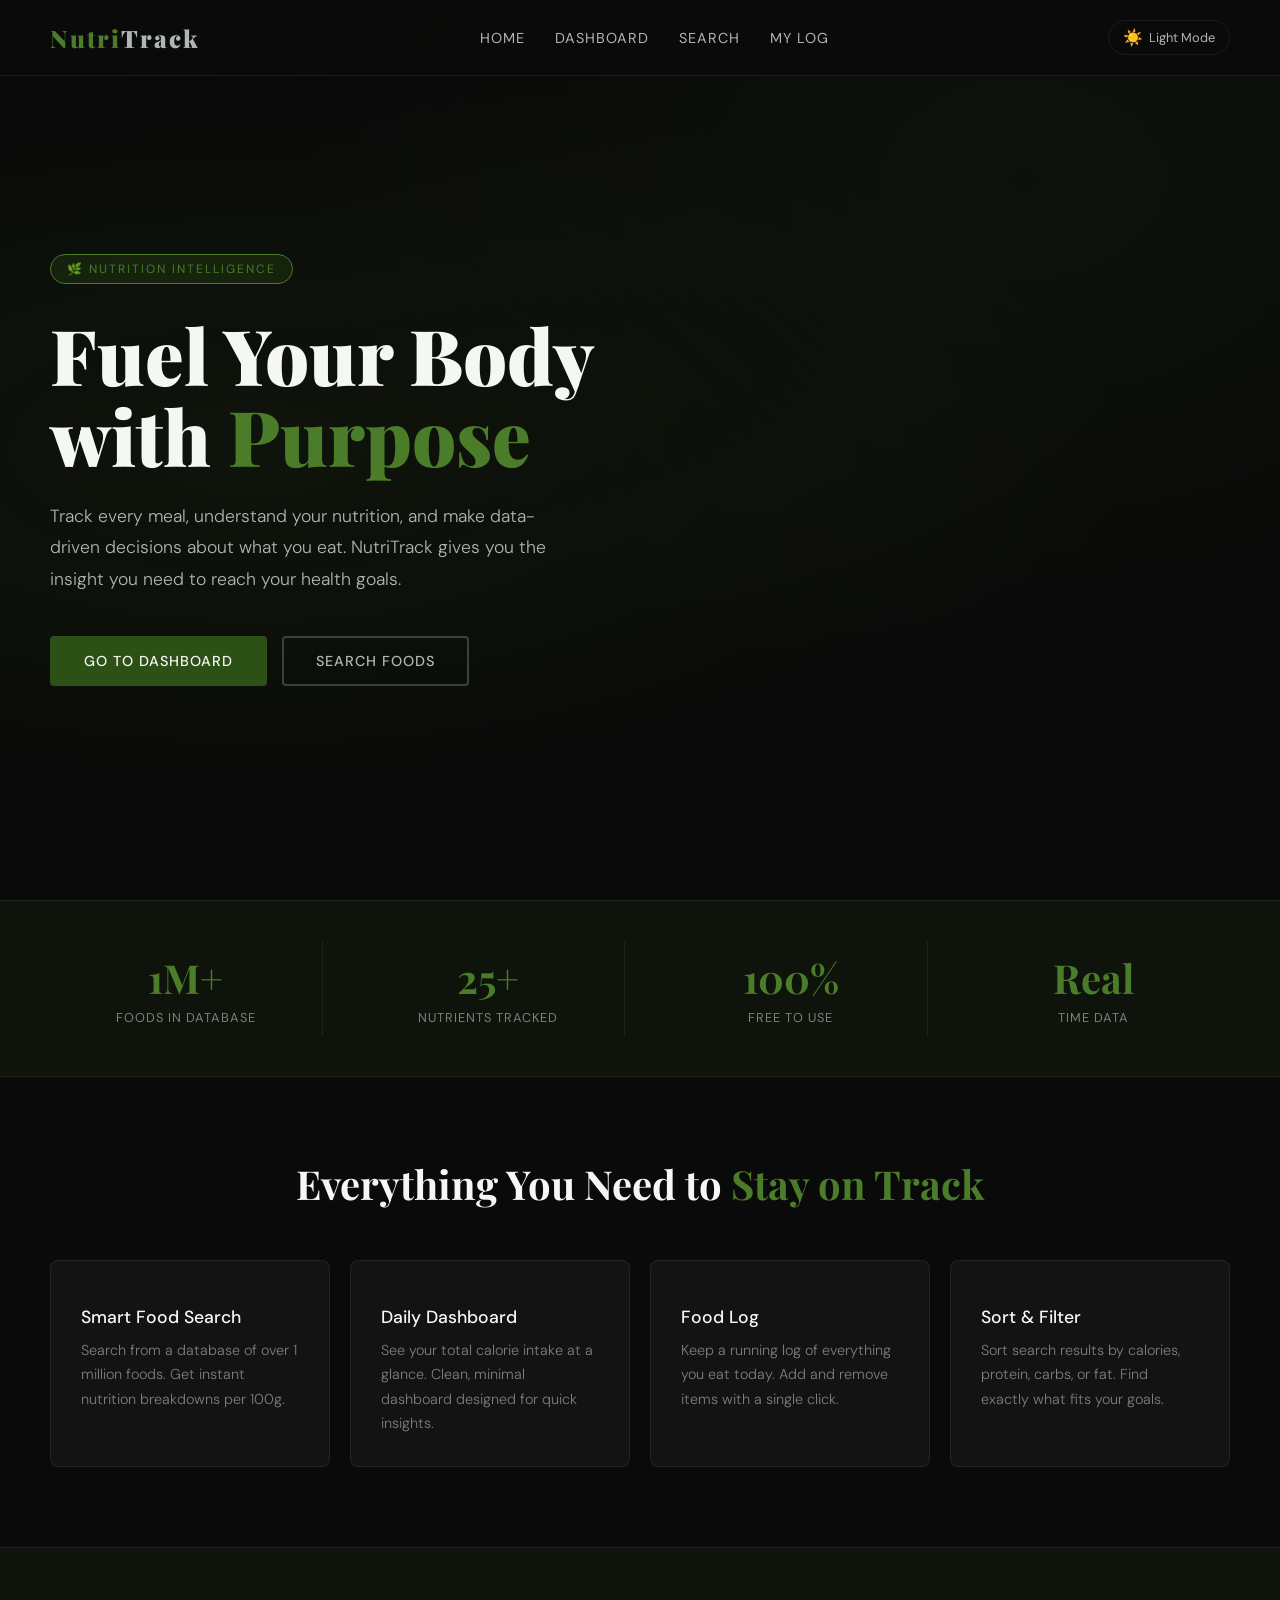
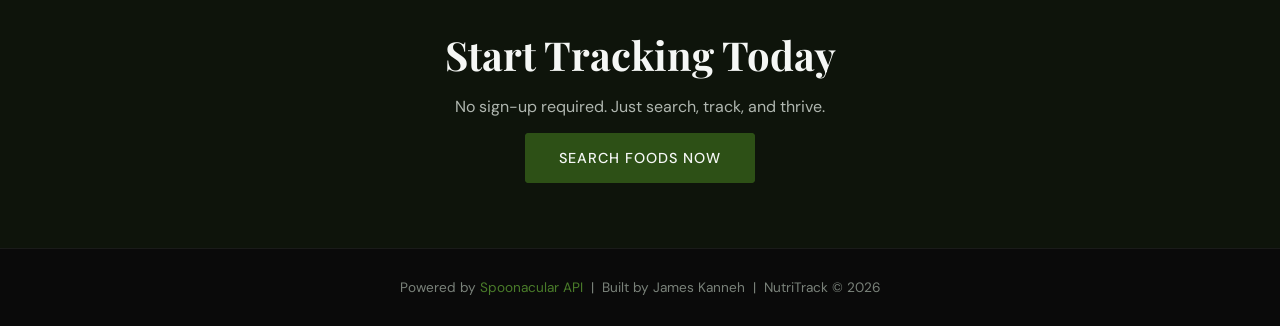
<file: index.html>
<!DOCTYPE html>
<html lang="en">
<head>
    <meta charset="UTF-8">
    <meta name="viewport" content="width=device-width, initial-scale=1.0">
    <title>NutriTrack</title>
    <link href="https://fonts.googleapis.com/css2?family=Playfair+Display:wght@700;900&family=DM+Sans:wght@300;400;500&display=swap" rel="stylesheet">
    <style>
        :root {
            --forest: #2d5016;
            --forest-mid: #3d6b1f;
            --forest-light: #4a7c2a;
            --black: #0a0a0a;
            --ash: #b0b7b0;
            --ash-light: #d4d9d4;
            --ash-dark: #7a827a;
            --white: #f5f7f5;
        }

        * { margin: 0; padding: 0; box-sizing: border-box; }

        body {
            font-family: 'DM Sans', sans-serif;
            background: var(--black);
            color: var(--white);
            min-height: 100vh;
            overflow-x: hidden;
        }

        /* Background texture */
        body::before {
            content: '';
            position: fixed;
            inset: 0;
            background: 
                radial-gradient(ellipse at 20% 50%, rgba(45,80,22,0.15) 0%, transparent 60%),
                radial-gradient(ellipse at 80% 20%, rgba(45,80,22,0.1) 0%, transparent 50%);
            pointer-events: none;
            z-index: 0;
        }

        nav {
            position: fixed;
            top: 0;
            width: 100%;
            padding: 20px 50px;
            display: flex;
            justify-content: space-between;
            align-items: center;
            z-index: 100;
            background: rgba(10,10,10,0.9);
            backdrop-filter: blur(10px);
            border-bottom: 1px solid rgba(176,183,176,0.1);
        }

        .nav-logo {
            font-family: 'Playfair Display', serif;
            font-size: 1.5rem;
            font-weight: 900;
            color: var(--forest-light);
            letter-spacing: 2px;
        }

        .nav-logo span { color: var(--ash); }

        .nav-links { display: flex; gap: 30px; list-style: none; }

        .nav-links a {
            color: var(--ash);
            text-decoration: none;
            font-size: 0.9rem;
            letter-spacing: 1px;
            text-transform: uppercase;
            transition: color 0.3s;
        }

        .nav-links a:hover { color: var(--forest-light); }

        /* Hero */
        .hero {
            position: relative;
            z-index: 1;
            min-height: 100vh;
            display: flex;
            align-items: center;
            padding: 120px 50px 80px;
        }

        .hero-content { max-width: 650px; }

        .hero-tag {
            display: inline-block;
            background: rgba(45,80,22,0.3);
            border: 1px solid var(--forest-light);
            color: var(--forest-light);
            padding: 6px 16px;
            border-radius: 20px;
            font-size: 0.75rem;
            letter-spacing: 2px;
            text-transform: uppercase;
            margin-bottom: 30px;
        }

        .hero h1 {
            font-family: 'Playfair Display', serif;
            font-size: clamp(3rem, 6vw, 5.5rem);
            font-weight: 900;
            line-height: 1.05;
            margin-bottom: 25px;
            color: var(--white);
        }

        .hero h1 em {
            font-style: normal;
            color: var(--forest-light);
        }

        .hero p {
            font-size: 1.1rem;
            color: var(--ash);
            line-height: 1.8;
            margin-bottom: 40px;
            max-width: 500px;
            font-weight: 300;
        }

        .hero-btns { display: flex; gap: 15px; flex-wrap: wrap; }

        .btn-primary {
            background: var(--forest);
            color: var(--white);
            padding: 14px 32px;
            border-radius: 4px;
            text-decoration: none;
            font-size: 0.9rem;
            font-weight: 500;
            letter-spacing: 1px;
            text-transform: uppercase;
            border: 2px solid var(--forest);
            transition: all 0.3s;
        }

        .btn-primary:hover {
            background: var(--forest-light);
            border-color: var(--forest-light);
        }

        .btn-outline {
            background: transparent;
            color: var(--ash);
            padding: 14px 32px;
            border-radius: 4px;
            text-decoration: none;
            font-size: 0.9rem;
            font-weight: 500;
            letter-spacing: 1px;
            text-transform: uppercase;
            border: 2px solid rgba(176,183,176,0.3);
            transition: all 0.3s;
        }

        .btn-outline:hover {
            border-color: var(--ash);
            color: var(--white);
        }

        /* Stats bar */
        .stats-bar {
            position: relative;
            z-index: 1;
            background: rgba(45,80,22,0.15);
            border-top: 1px solid rgba(176,183,176,0.1);
            border-bottom: 1px solid rgba(176,183,176,0.1);
            padding: 40px 50px;
            display: grid;
            grid-template-columns: repeat(4, 1fr);
            gap: 30px;
        }

        .stat {
            text-align: center;
            border-right: 1px solid rgba(176,183,176,0.1);
            padding: 10px;
        }

        .stat:last-child { border-right: none; }

        .stat-num {
            font-family: 'Playfair Display', serif;
            font-size: 2.5rem;
            font-weight: 700;
            color: var(--forest-light);
        }

        .stat-label {
            font-size: 0.8rem;
            color: var(--ash-dark);
            letter-spacing: 1px;
            text-transform: uppercase;
            margin-top: 5px;
        }

        /* Features */
        .features {
            position: relative;
            z-index: 1;
            padding: 80px 50px;
        }

        .features h2 {
            font-family: 'Playfair Display', serif;
            font-size: 2.5rem;
            color: var(--white);
            margin-bottom: 50px;
            text-align: center;
        }

        .features h2 span { color: var(--forest-light); }

        .features-grid {
            display: grid;
            grid-template-columns: repeat(auto-fit, minmax(250px, 1fr));
            gap: 20px;
        }

        .feature-card {
            background: rgba(176,183,176,0.05);
            border: 1px solid rgba(176,183,176,0.1);
            border-radius: 8px;
            padding: 30px;
            transition: all 0.3s;
        }

        .feature-card:hover {
            border-color: var(--forest-light);
            background: rgba(45,80,22,0.1);
            transform: translateY(-5px);
        }

        .feature-icon {
            font-size: 2rem;
            margin-bottom: 15px;
        }

        .feature-card h3 {
            font-size: 1.1rem;
            color: var(--white);
            margin-bottom: 10px;
            font-weight: 500;
        }

        .feature-card p {
            font-size: 0.9rem;
            color: var(--ash-dark);
            line-height: 1.7;
            font-weight: 300;
        }

        /* CTA */
        .cta {
            position: relative;
            z-index: 1;
            text-align: center;
            padding: 80px 50px;
            background: rgba(45,80,22,0.15);
            border-top: 1px solid rgba(176,183,176,0.1);
        }

        .cta h2 {
            font-family: 'Playfair Display', serif;
            font-size: 2.5rem;
            margin-bottom: 15px;
        }

        .cta p {
            color: var(--ash);
            margin-bottom: 30px;
            font-size: 1rem;
        }

        footer {
            position: relative;
            z-index: 1;
            text-align: center;
            padding: 30px;
            border-top: 1px solid rgba(176,183,176,0.1);
            color: var(--ash-dark);
            font-size: 0.85rem;
        }

        footer a { color: var(--forest-light); text-decoration: none; }

        .hamburger-menu {
            display: none;
            flex-direction: column;
            cursor: pointer;
            gap: 6px;
            z-index: 101;
        }

        .hamburger-menu span {
            width: 25px;
            height: 3px;
            background: var(--ash);
            border-radius: 2px;
            transition: all 0.3s ease;
        }

        .hamburger-menu.active span:nth-child(1) {
            transform: rotate(45deg) translate(10px, 10px);
        }

        .hamburger-menu.active span:nth-child(2) {
            opacity: 0;
        }

        .hamburger-menu.active span:nth-child(3) {
            transform: rotate(-45deg) translate(7px, -7px);
        }

        @media (max-width: 768px) {
            nav { padding: 15px 20px; }
            .hamburger-menu { display: flex; }
            .nav-links { display: none; position: fixed; top: 70px; left: 0; right: 0; flex-direction: column; background: rgba(10,10,10,0.95); backdrop-filter: blur(10px); border-bottom: 1px solid rgba(176,183,176,0.1); gap: 0; z-index: 99; }
            .nav-links.active { display: flex; }
            .nav-links li { border-bottom: 1px solid rgba(176,183,176,0.05); }
            .nav-links a { display: block; padding: 15px 20px; }
            .hero { padding: 100px 20px 60px; }
            .stats-bar { grid-template-columns: repeat(2,1fr); padding: 30px 20px; }
            .features { padding: 60px 20px; }
            .cta { padding: 60px 20px; }
        }
    </style>
    <link rel="stylesheet" href="theme.css">
</head>
<body>
    <nav>
        <div class="nav-logo">Nutri<span>Track</span></div>
        <ul class="nav-links">
            <li><a href="index.html">Home</a></li>
            <li><a href="dashboard.html">Dashboard</a></li>
            <li><a href="search.html">Search</a></li>
            <li><a href="log.html">My Log</a></li>
        </ul>
        <div style="display: flex; align-items: center; gap: 15px;">
            <button class="theme-toggle" id="themeToggle" onclick="toggleTheme()"><span class="theme-icon"></span> Light</button>
            <div class="hamburger-menu" id="hamburger">
                <span></span>
                <span></span>
                <span></span>
            </div>
        </div>
    </nav>

    <section class="hero">
        <div class="hero-content">
            <div class="hero-tag">🌿 Nutrition Intelligence</div>
            <h1>Fuel Your Body<br>with <em>Purpose</em></h1>
            <p>Track every meal, understand your nutrition, and make data-driven decisions about what you eat. NutriTrack gives you the insight you need to reach your health goals.</p>
            <div class="hero-btns">
                <a href="dashboard.html" class="btn-primary">Go to Dashboard</a>
                <a href="search.html" class="btn-outline">Search Foods</a>
            </div>
        </div>
    </section>

    <div class="stats-bar">
        <div class="stat">
            <div class="stat-num">1M+</div>
            <div class="stat-label">Foods in Database</div>
        </div>
        <div class="stat">
            <div class="stat-num">25+</div>
            <div class="stat-label">Nutrients Tracked</div>
        </div>
        <div class="stat">
            <div class="stat-num">100%</div>
            <div class="stat-label">Free to Use</div>
        </div>
        <div class="stat">
            <div class="stat-num">Real</div>
            <div class="stat-label">Time Data</div>
        </div>
    </div>

    <section class="features">
        <h2>Everything You Need to <span>Stay on Track</span></h2>
        <div class="features-grid">
            <div class="feature-card">
                <div class="feature-icon"></div>
                <h3>Smart Food Search</h3>
                <p>Search from a database of over 1 million foods. Get instant nutrition breakdowns per 100g.</p>
            </div>
            <div class="feature-card">
                <div class="feature-icon"></div>
                <h3>Daily Dashboard</h3>
                <p>See your total calorie intake at a glance. Clean, minimal dashboard designed for quick insights.</p>
            </div>
            <div class="feature-card">
                <div class="feature-icon"></div>
                <h3>Food Log</h3>
                <p>Keep a running log of everything you eat today. Add and remove items with a single click.</p>
            </div>
            <div class="feature-card">
                <div class="feature-icon"></div>
                <h3>Sort & Filter</h3>
                <p>Sort search results by calories, protein, carbs, or fat. Find exactly what fits your goals.</p>
            </div>
        </div>
    </section>

    <section class="cta">
        <h2>Start Tracking Today</h2>
        <p>No sign-up required. Just search, track, and thrive.</p>
        <a href="search.html" class="btn-primary">Search Foods Now</a>
    </section>

    <footer>
        <p>Powered by <a href="https://spoonacular.com/food-api" target="_blank">Spoonacular API</a> &nbsp;|&nbsp; Built by James Kanneh &nbsp;|&nbsp; NutriTrack &copy; 2026</p>
    </footer>
    <script>
        const hamburger = document.getElementById('hamburger');
        const navLinks = document.querySelector('.nav-links');
        
        if (hamburger) {
            hamburger.addEventListener('click', () => {
                hamburger.classList.toggle('active');
                navLinks.classList.toggle('active');
            });
            
            navLinks.addEventListener('click', (e) => {
                if (e.target.tagName === 'A') {
                    hamburger.classList.remove('active');
                    navLinks.classList.remove('active');
                }
            });
        }
    </script>
    <script src="theme.js"></script>
</body>
</html>
</file>
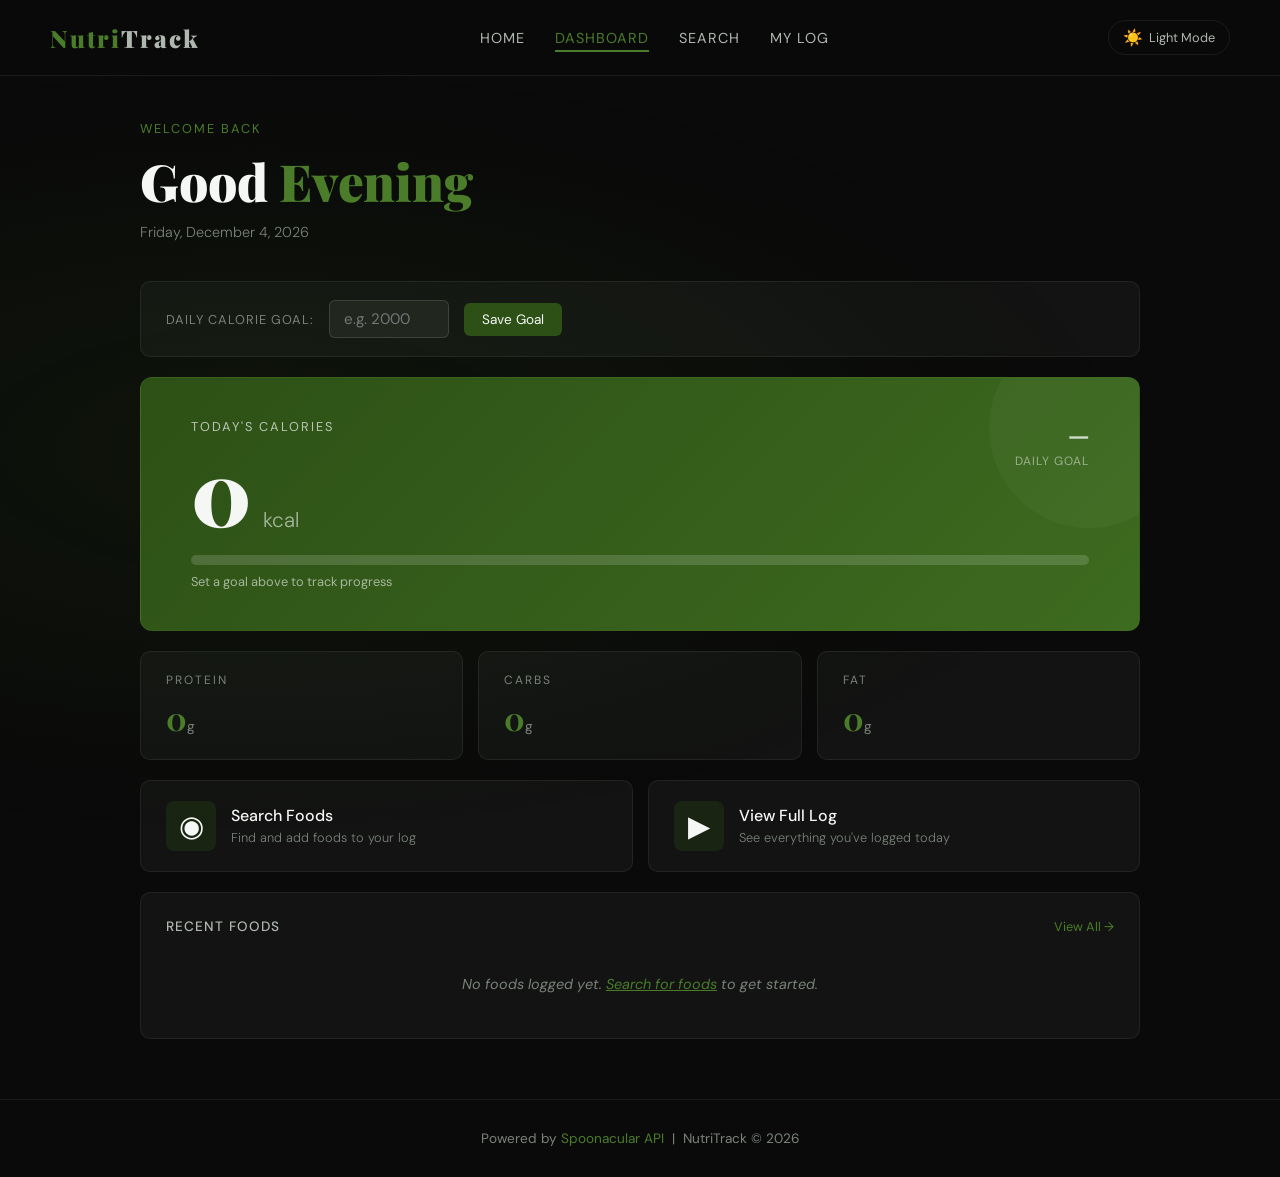
<file: dashboard.html>
<!DOCTYPE html>
<html lang="en">
<head>
    <meta charset="UTF-8">
    <meta name="viewport" content="width=device-width, initial-scale=1.0">
    <title>Dashboard — NutriTrack</title>
    <link href="https://fonts.googleapis.com/css2?family=Playfair+Display:wght@700;900&family=DM+Sans:wght@300;400;500&display=swap" rel="stylesheet">
    <style>
        :root {
            --forest: #2d5016;
            --forest-mid: #3d6b1f;
            --forest-light: #4a7c2a;
            --black: #0a0a0a;
            --ash: #b0b7b0;
            --ash-light: #d4d9d4;
            --ash-dark: #7a827a;
            --white: #f5f7f5;
        }
        * { margin: 0; padding: 0; box-sizing: border-box; }
        body { font-family: 'DM Sans', sans-serif; background: var(--black); color: var(--white); min-height: 100vh; }
        body::before { content: ''; position: fixed; inset: 0; background: radial-gradient(ellipse at 20% 50%, rgba(45,80,22,0.15) 0%, transparent 60%); pointer-events: none; z-index: 0; }
        nav { position: fixed; top: 0; width: 100%; padding: 20px 50px; display: flex; justify-content: space-between; align-items: center; z-index: 100; background: rgba(10,10,10,0.95); backdrop-filter: blur(10px); border-bottom: 1px solid rgba(176,183,176,0.1); }
        .nav-logo { font-family: 'Playfair Display', serif; font-size: 1.5rem; font-weight: 900; color: var(--forest-light); letter-spacing: 2px; text-decoration: none; }
        .nav-logo span { color: var(--ash); }
        .nav-links { display: flex; gap: 30px; list-style: none; }
        .nav-links a { color: var(--ash); text-decoration: none; font-size: 0.9rem; letter-spacing: 1px; text-transform: uppercase; transition: color 0.3s; padding-bottom: 3px; }
        .nav-links a:hover, .nav-links a.active { color: var(--forest-light); border-bottom: 2px solid var(--forest-light); }
        main { position: relative; z-index: 1; padding: 120px 50px 60px; max-width: 1100px; margin: 0 auto; }
        .greeting { margin-bottom: 40px; }
        .greeting-tag { font-size: 0.8rem; letter-spacing: 2px; text-transform: uppercase; color: var(--forest-light); margin-bottom: 10px; }
        .greeting h1 { font-family: 'Playfair Display', serif; font-size: clamp(2rem, 4vw, 3.5rem); font-weight: 900; }
        .greeting h1 span { color: var(--forest-light); }
        .greeting-date { color: var(--ash-dark); font-size: 0.9rem; margin-top: 8px; font-weight: 300; }
        .goal-bar { background: rgba(176,183,176,0.05); border: 1px solid rgba(176,183,176,0.1); border-radius: 10px; padding: 18px 25px; margin-bottom: 20px; display: flex; align-items: center; gap: 15px; flex-wrap: wrap; }
        .goal-label { font-size: 0.8rem; letter-spacing: 1px; text-transform: uppercase; color: var(--ash-dark); white-space: nowrap; }
        .goal-input { background: rgba(176,183,176,0.08); border: 1px solid rgba(176,183,176,0.2); border-radius: 6px; padding: 8px 14px; color: var(--white); font-family: 'DM Sans', sans-serif; font-size: 0.95rem; width: 120px; outline: none; transition: border-color 0.3s; }
        .goal-input:focus { border-color: var(--forest-light); }
        .goal-save-btn { background: var(--forest); color: var(--white); border: none; border-radius: 6px; padding: 8px 18px; font-family: 'DM Sans', sans-serif; font-size: 0.85rem; cursor: pointer; transition: background 0.3s; }
        .goal-save-btn:hover { background: var(--forest-light); }
        .goal-status { font-size: 0.85rem; color: var(--forest-light); margin-left: auto; }
        .calorie-hero { background: linear-gradient(135deg, var(--forest) 0%, var(--forest-mid) 100%); border-radius: 12px; padding: 40px 50px; margin-bottom: 20px; position: relative; overflow: hidden; border: 1px solid rgba(74,124,42,0.3); }
        .calorie-hero::before { content: ''; position: absolute; top: -50px; right: -50px; width: 200px; height: 200px; background: rgba(255,255,255,0.03); border-radius: 50%; }
        .calorie-top { display: flex; justify-content: space-between; align-items: flex-start; margin-bottom: 20px; }
        .calorie-label { font-size: 0.8rem; letter-spacing: 2px; text-transform: uppercase; color: rgba(245,247,245,0.7); margin-bottom: 10px; }
        .calorie-number { font-family: 'Playfair Display', serif; font-size: clamp(3.5rem, 7vw, 6rem); font-weight: 900; color: var(--white); line-height: 1; }
        .calorie-unit { font-size: 1.3rem; color: rgba(245,247,245,0.6); font-family: 'DM Sans', sans-serif; font-weight: 300; margin-left: 8px; }
        .calorie-goal-info { text-align: right; }
        .calorie-goal-info .goal-num { font-family: 'Playfair Display', serif; font-size: 1.5rem; font-weight: 700; color: rgba(245,247,245,0.8); }
        .calorie-goal-info .goal-txt { font-size: 0.75rem; color: rgba(245,247,245,0.5); letter-spacing: 1px; text-transform: uppercase; display: block; margin-top: 3px; }
        .progress-bar-bg { background: rgba(255,255,255,0.15); border-radius: 10px; height: 10px; overflow: hidden; margin-bottom: 8px; }
        .progress-bar-fill { height: 100%; border-radius: 10px; background: var(--white); transition: width 0.8s ease; max-width: 100%; }
        .progress-bar-fill.over { background: #ff6b6b; }
        .progress-labels { display: flex; justify-content: space-between; font-size: 0.8rem; color: rgba(245,247,245,0.6); }
        .macros-grid { display: grid; grid-template-columns: repeat(3, 1fr); gap: 15px; margin-bottom: 20px; }
        .macro-card { background: rgba(176,183,176,0.05); border: 1px solid rgba(176,183,176,0.1); border-radius: 10px; padding: 20px 25px; transition: all 0.3s; }
        .macro-card:hover { border-color: var(--forest-light); background: rgba(45,80,22,0.1); }
        .macro-label { font-size: 0.75rem; letter-spacing: 2px; text-transform: uppercase; color: var(--ash-dark); margin-bottom: 8px; }
        .macro-value { font-family: 'Playfair Display', serif; font-size: 2rem; font-weight: 700; color: var(--forest-light); }
        .macro-unit { font-size: 0.85rem; color: var(--ash-dark); }
        .quick-actions { display: grid; grid-template-columns: repeat(2, 1fr); gap: 15px; margin-bottom: 20px; }
        .action-btn { display: flex; align-items: center; gap: 15px; padding: 20px 25px; border-radius: 10px; text-decoration: none; border: 1px solid rgba(176,183,176,0.1); background: rgba(176,183,176,0.05); transition: all 0.3s; color: var(--white); }
        .action-btn:hover { border-color: var(--forest-light); background: rgba(45,80,22,0.15); transform: translateY(-2px); }
        .action-icon { font-size: 1.8rem; width: 50px; height: 50px; display: flex; align-items: center; justify-content: center; background: rgba(45,80,22,0.3); border-radius: 8px; }
        .action-text h3 { font-size: 1rem; font-weight: 500; margin-bottom: 3px; }
        .action-text p { font-size: 0.8rem; color: var(--ash-dark); font-weight: 300; }
        .recent-section { background: rgba(176,183,176,0.05); border: 1px solid rgba(176,183,176,0.1); border-radius: 10px; padding: 25px; }
        .section-header { display: flex; justify-content: space-between; align-items: center; margin-bottom: 20px; }
        .section-header h2 { font-size: 0.85rem; font-weight: 500; letter-spacing: 1px; text-transform: uppercase; color: var(--ash); }
        .section-header a { font-size: 0.8rem; color: var(--forest-light); text-decoration: none; }
        .log-preview { font-size: 0.9rem; color: var(--ash-dark); font-style: italic; text-align: center; padding: 20px; }
        .log-item { display: flex; justify-content: space-between; align-items: center; padding: 11px 0; border-bottom: 1px solid rgba(176,183,176,0.07); }
        .log-item:last-child { border-bottom: none; }
        .log-name { font-size: 0.9rem; color: var(--white); text-transform: capitalize; }
        .log-cal { font-size: 0.85rem; color: var(--forest-light); font-weight: 500; }
        footer { position: relative; z-index: 1; text-align: center; padding: 30px; border-top: 1px solid rgba(176,183,176,0.1); color: var(--ash-dark); font-size: 0.85rem; }
        footer a { color: var(--forest-light); text-decoration: none; }
        .hamburger-menu { display: none; flex-direction: column; cursor: pointer; gap: 6px; z-index: 101; }
        .hamburger-menu span { width: 25px; height: 3px; background: var(--ash); border-radius: 2px; transition: all 0.3s ease; }
        .hamburger-menu.active span:nth-child(1) { transform: rotate(45deg) translate(10px, 10px); }
        .hamburger-menu.active span:nth-child(2) { opacity: 0; }
        .hamburger-menu.active span:nth-child(3) { transform: rotate(-45deg) translate(7px, -7px); }
        @media (max-width: 768px) { nav { padding: 15px 20px; } .hamburger-menu { display: flex; } .nav-links { display: none; position: fixed; top: 70px; left: 0; right: 0; flex-direction: column; background: rgba(10,10,10,0.95); backdrop-filter: blur(10px); border-bottom: 1px solid rgba(176,183,176,0.1); gap: 0; z-index: 99; } .nav-links.active { display: flex; } .nav-links li { border-bottom: 1px solid rgba(176,183,176,0.05); } .nav-links a { display: block; padding: 15px 20px; } main { padding: 100px 20px 40px; } .macros-grid { grid-template-columns: repeat(3,1fr); } .quick-actions { grid-template-columns: 1fr; } .calorie-hero { padding: 25px; } .calorie-top { flex-direction: column; gap: 10px; } }
    </style>
    <link rel="stylesheet" href="theme.css">
</head>
<body>
    <nav>
        <a href="index.html" class="nav-logo">Nutri<span>Track</span></a>
        <ul class="nav-links">
            <li><a href="index.html">Home</a></li>
            <li><a href="dashboard.html" class="active">Dashboard</a></li>
            <li><a href="search.html">Search</a></li>
            <li><a href="log.html">My Log</a></li>
        </ul>
        <div style="display: flex; align-items: center; gap: 15px;">
            <button class="theme-toggle" id="themeToggle" onclick="toggleTheme()"><span class="theme-icon"></span> Light</button>
            <div class="hamburger-menu" id="hamburger">
                <span></span>
                <span></span>
                <span></span>
            </div>
        </div>
    </nav>

    <main>
        <div class="greeting">
            <div class="greeting-tag"> Welcome back</div>
            <h1>Good <span id="timeGreeting">Morning</span><br></h1>
            <div class="greeting-date" id="todayDate"></div>
        </div>

        <!-- Goal Setting -->
        <div class="goal-bar">
            <span class="goal-label">Daily Calorie Goal:</span>
            <input type="number" id="goalInput" class="goal-input" placeholder="e.g. 2000" min="100" max="10000" />
            <button class="goal-save-btn" onclick="saveGoal()">Save Goal</button>
            <span class="goal-status" id="goalStatus"></span>
        </div>

        <!-- Calorie Hero with Progress -->
        <div class="calorie-hero">
            <div class="calorie-top">
                <div>
                    <div class="calorie-label">Today's Calories</div>
                    <div>
                        <span class="calorie-number" id="dashCalories">0</span>
                        <span class="calorie-unit">kcal</span>
                    </div>
                </div>
                <div class="calorie-goal-info">
                    <div class="goal-num" id="goalDisplay">—</div>
                    <span class="goal-txt">Daily Goal</span>
                </div>
            </div>
            <div>
                <div class="progress-bar-bg">
                    <div class="progress-bar-fill" id="progressFill" style="width:0%"></div>
                </div>
                <div class="progress-labels">
                    <span id="progressLeft">Set a goal above to track progress</span>
                    <span id="progressPct"></span>
                </div>
            </div>
        </div>

        <!-- Macros -->
        <div class="macros-grid">
            <div class="macro-card">
                <div class="macro-label">Protein</div>
                <div><span class="macro-value" id="dashProtein">0</span><span class="macro-unit">g</span></div>
            </div>
            <div class="macro-card">
                <div class="macro-label">Carbs</div>
                <div><span class="macro-value" id="dashCarbs">0</span><span class="macro-unit">g</span></div>
            </div>
            <div class="macro-card">
                <div class="macro-label">Fat</div>
                <div><span class="macro-value" id="dashFat">0</span><span class="macro-unit">g</span></div>
            </div>
        </div>

        <!-- Quick Actions -->
        <div class="quick-actions">
            <a href="search.html" class="action-btn">
                <div class="action-icon">◉</div>
                <div class="action-text"><h3>Search Foods</h3><p>Find and add foods to your log</p></div>
            </a>
            <a href="log.html" class="action-btn">
                <div class="action-icon">▶</div>
                <div class="action-text"><h3>View Full Log</h3><p>See everything you've logged today</p></div>
            </a>
        </div>

        <!-- Recent log -->
        <div class="recent-section">
            <div class="section-header">
                <h2>Recent Foods</h2>
                <a href="log.html">View All →</a>
            </div>
            <div id="recentLog"></div>
        </div>
    </main>

    <footer>
        <p>Powered by <a href="https://spoonacular.com/food-api" target="_blank">Spoonacular API</a> &nbsp;|&nbsp; NutriTrack &copy; 2026</p>
    </footer>

    <script>
        const hour = new Date().getHours();
        document.getElementById('timeGreeting').textContent = hour < 12 ? 'Morning' : hour < 17 ? 'Afternoon' : 'Evening';
        document.getElementById('todayDate').textContent = new Date().toLocaleDateString('en-US', { weekday: 'long', year: 'numeric', month: 'long', day: 'numeric' });

        const foodLog = JSON.parse(localStorage.getItem('foodLog')) || [];
        let calorieGoal = parseInt(localStorage.getItem('calorieGoal')) || 0;

        const totals = foodLog.reduce((acc, f) => {
            acc.calories += f.calories || 0;
            acc.protein += f.protein || 0;
            acc.carbs += f.carbs || 0;
            acc.fat += f.fat || 0;
            return acc;
        }, { calories: 0, protein: 0, carbs: 0, fat: 0 });

        const cal = Math.round(totals.calories);
        document.getElementById('dashCalories').textContent = cal;
        document.getElementById('dashProtein').textContent = Math.round(totals.protein);
        document.getElementById('dashCarbs').textContent = Math.round(totals.carbs);
        document.getElementById('dashFat').textContent = Math.round(totals.fat);

        if (calorieGoal > 0) {
            document.getElementById('goalInput').value = calorieGoal;
            document.getElementById('goalDisplay').textContent = calorieGoal + ' kcal';
            updateProgress(cal, calorieGoal);
        }

        function saveGoal() {
            const val = parseInt(document.getElementById('goalInput').value);
            if (!val || val < 100) {
                document.getElementById('goalStatus').textContent = 'Enter a valid goal (min 100)';
                return;
            }
            calorieGoal = val;
            localStorage.setItem('calorieGoal', val);
            document.getElementById('goalDisplay').textContent = val + ' kcal';
            document.getElementById('goalStatus').textContent = '✓ Saved!';
            setTimeout(() => document.getElementById('goalStatus').textContent = '', 2000);
            updateProgress(cal, val);
        }

        function updateProgress(current, goal) {
            const pct = Math.min((current / goal) * 100, 100);
            const fill = document.getElementById('progressFill');
            fill.style.width = pct + '%';
            fill.className = 'progress-bar-fill' + (current > goal ? ' over' : '');
            const remaining = goal - current;
            document.getElementById('progressLeft').textContent = current > goal ? `${Math.abs(remaining)} kcal over goal` : `${remaining} kcal remaining`;
            document.getElementById('progressPct').textContent = Math.round((current / goal) * 100) + '%';
        }

        const recentEl = document.getElementById('recentLog');
        if (foodLog.length === 0) {
            recentEl.innerHTML = '<div class="log-preview">No foods logged yet. <a href="search.html" style="color:var(--forest-light)">Search for foods</a> to get started.</div>';
        } else {
            recentEl.innerHTML = foodLog.slice(-5).reverse().map(f => `
                <div class="log-item">
                    <span class="log-name">${f.name}</span>
                    <span class="log-cal">${Math.round(f.calories)} kcal</span>
                </div>
            `).join('');
        }
    </script>
    <script>
        const hamburger = document.getElementById('hamburger');
        const navLinks = document.querySelector('.nav-links');
        
        if (hamburger) {
            hamburger.addEventListener('click', () => {
                hamburger.classList.toggle('active');
                navLinks.classList.toggle('active');
            });
            
            navLinks.addEventListener('click', (e) => {
                if (e.target.tagName === 'A') {
                    hamburger.classList.remove('active');
                    navLinks.classList.remove('active');
                }
            });
        }
    </script>
    <script src="theme.js"></script>
</body>
</html>
</file>
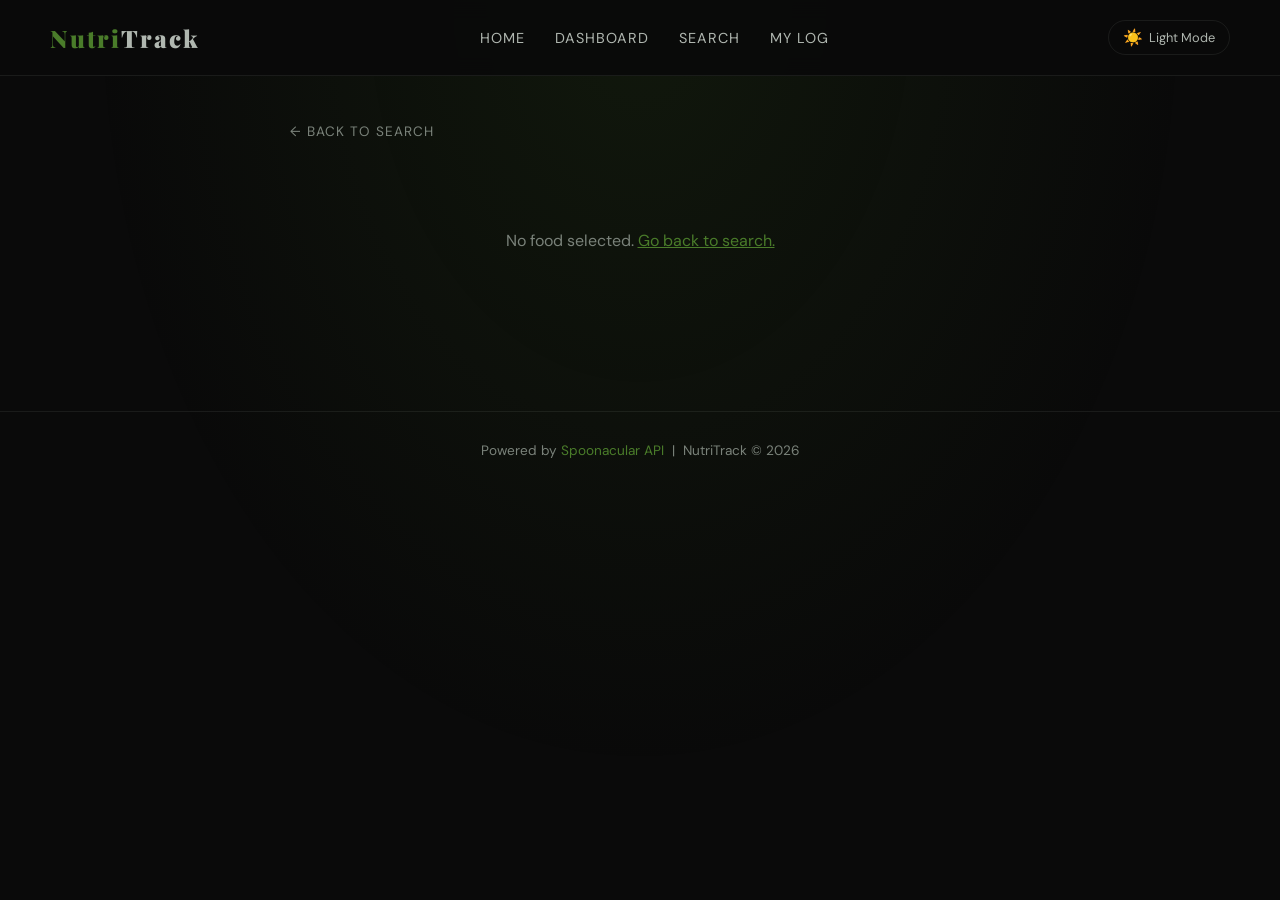
<file: details.html>
<!DOCTYPE html>
<html lang="en">
<head>
    <meta charset="UTF-8">
    <meta name="viewport" content="width=device-width, initial-scale=1.0">
    <title>Food Details — NutriTrack</title>
    <link href="https://fonts.googleapis.com/css2?family=Playfair+Display:wght@700;900&family=DM+Sans:wght@300;400;500&display=swap" rel="stylesheet">
    <style>
        :root {
            --forest: #2d5016;
            --forest-mid: #3d6b1f;
            --forest-light: #4a7c2a;
            --black: #0a0a0a;
            --ash: #b0b7b0;
            --ash-light: #d4d9d4;
            --ash-dark: #7a827a;
            --white: #f5f7f5;
        }

        * { margin: 0; padding: 0; box-sizing: border-box; }

        body {
            font-family: 'DM Sans', sans-serif;
            background: var(--black);
            color: var(--white);
            min-height: 100vh;
        }

        body::before {
            content: '';
            position: fixed;
            inset: 0;
            background: radial-gradient(ellipse at 50% 0%, rgba(45,80,22,0.2) 0%, transparent 60%);
            pointer-events: none;
            z-index: 0;
        }

        nav {
            position: fixed;
            top: 0;
            width: 100%;
            padding: 20px 50px;
            display: flex;
            justify-content: space-between;
            align-items: center;
            z-index: 100;
            background: rgba(10,10,10,0.95);
            backdrop-filter: blur(10px);
            border-bottom: 1px solid rgba(176,183,176,0.1);
        }

        .nav-logo {
            font-family: 'Playfair Display', serif;
            font-size: 1.5rem;
            font-weight: 900;
            color: var(--forest-light);
            letter-spacing: 2px;
            text-decoration: none;
        }

        .nav-logo span { color: var(--ash); }

        .nav-links { display: flex; gap: 30px; list-style: none; }

        .nav-links a {
            color: var(--ash);
            text-decoration: none;
            font-size: 0.9rem;
            letter-spacing: 1px;
            text-transform: uppercase;
            transition: color 0.3s;
        }

        .nav-links a:hover { color: var(--forest-light); }

        main {
            position: relative;
            z-index: 1;
            padding: 120px 50px 60px;
            max-width: 800px;
            margin: 0 auto;
        }

        .back-link {
            display: inline-flex;
            align-items: center;
            gap: 8px;
            color: var(--ash-dark);
            text-decoration: none;
            font-size: 0.85rem;
            letter-spacing: 1px;
            text-transform: uppercase;
            margin-bottom: 30px;
            transition: color 0.3s;
        }

        .back-link:hover { color: var(--forest-light); }

        .detail-card {
            background: rgba(176,183,176,0.05);
            border: 1px solid rgba(176,183,176,0.1);
            border-radius: 12px;
            overflow: hidden;
            margin-bottom: 20px;
        }

        .detail-hero {
            background: linear-gradient(135deg, var(--forest) 0%, var(--forest-mid) 100%);
            padding: 40px;
            display: flex;
            align-items: center;
            gap: 30px;
        }

        .detail-img {
            width: 100px;
            height: 100px;
            border-radius: 10px;
            object-fit: cover;
            background: rgba(255,255,255,0.1);
            flex-shrink: 0;
        }

        .detail-hero h1 {
            font-family: 'Playfair Display', serif;
            font-size: 2rem;
            font-weight: 900;
            text-transform: capitalize;
        }

        .detail-per {
            color: rgba(245,247,245,0.6);
            font-size: 0.85rem;
            margin-top: 5px;
        }

        .detail-body { padding: 30px; }

        .nutrients-grid {
            display: grid;
            grid-template-columns: repeat(2, 1fr);
            gap: 12px;
            margin-bottom: 30px;
        }

        .nutrient-row {
            background: rgba(45,80,22,0.15);
            border: 1px solid rgba(74,124,42,0.2);
            border-radius: 8px;
            padding: 15px 20px;
            display: flex;
            justify-content: space-between;
            align-items: center;
        }

        .nutrient-name {
            font-size: 0.85rem;
            color: var(--ash);
            font-weight: 400;
        }

        .nutrient-val {
            font-size: 1rem;
            font-weight: 500;
            color: var(--forest-light);
        }

        .add-to-log-btn {
            width: 100%;
            padding: 15px;
            background: var(--forest);
            color: var(--white);
            border: none;
            border-radius: 8px;
            font-size: 1rem;
            font-family: 'DM Sans', sans-serif;
            font-weight: 500;
            letter-spacing: 1px;
            cursor: pointer;
            transition: background 0.3s;
        }

        .add-to-log-btn:hover { background: var(--forest-light); }

        .loading {
            text-align: center;
            padding: 80px;
        }

        .spinner {
            width: 50px;
            height: 50px;
            border: 3px solid rgba(176,183,176,0.1);
            border-top-color: var(--forest-light);
            border-radius: 50%;
            animation: spin 0.8s linear infinite;
            margin: 0 auto 15px;
        }

        @keyframes spin { to { transform: rotate(360deg); } }

        .error-box {
            text-align: center;
            padding: 60px;
            color: var(--ash-dark);
        }

        footer {
            position: relative;
            z-index: 1;
            text-align: center;
            padding: 30px;
            border-top: 1px solid rgba(176,183,176,0.1);
            color: var(--ash-dark);
            font-size: 0.85rem;
            margin-top: 40px;
        }

        footer a { color: var(--forest-light); text-decoration: none; }

        .hamburger-menu {
            display: none;
            flex-direction: column;
            cursor: pointer;
            gap: 6px;
            z-index: 101;
        }

        .hamburger-menu span {
            width: 25px;
            height: 3px;
            background: var(--ash);
            border-radius: 2px;
            transition: all 0.3s ease;
        }

        .hamburger-menu.active span:nth-child(1) {
            transform: rotate(45deg) translate(10px, 10px);
        }

        .hamburger-menu.active span:nth-child(2) {
            opacity: 0;
        }

        .hamburger-menu.active span:nth-child(3) {
            transform: rotate(-45deg) translate(7px, -7px);
        }

        @media (max-width: 768px) {
            nav { padding: 15px 20px; }
            .hamburger-menu { display: flex; }
            .nav-links { display: none; position: fixed; top: 70px; left: 0; right: 0; flex-direction: column; background: rgba(10,10,10,0.95); backdrop-filter: blur(10px); border-bottom: 1px solid rgba(176,183,176,0.1); gap: 0; z-index: 99; }
            .nav-links.active { display: flex; }
            .nav-links li { border-bottom: 1px solid rgba(176,183,176,0.05); }
            .nav-links a { display: block; padding: 15px 20px; }
            main { padding: 100px 20px 40px; }
            .detail-hero { flex-direction: column; text-align: center; }
            .nutrients-grid { grid-template-columns: 1fr; }
        }
    </style>
    <link rel="stylesheet" href="theme.css">
</head>
<body>
    <nav>
        <a href="index.html" class="nav-logo">Nutri<span>Track</span></a>
        <ul class="nav-links">
            <li><a href="index.html">Home</a></li>
            <li><a href="dashboard.html">Dashboard</a></li>
            <li><a href="search.html">Search</a></li>
            <li><a href="log.html">My Log</a></li>
        </ul>
        <div style="display: flex; align-items: center; gap: 15px;">
            <button class="theme-toggle" id="themeToggle" onclick="toggleTheme()"><span class="theme-icon"></span> Light</button>
            <div class="hamburger-menu" id="hamburger">
                <span></span>
                <span></span>
                <span></span>
            </div>
        </div>
    </nav>

    <main>
        <a href="search.html" class="back-link">← Back to Search</a>
        <div id="content">
            <div class="loading">
                <div class="spinner"></div>
                <p style="color:var(--ash-dark)">Loading food details...</p>
            </div>
        </div>
    </main>

    <footer>
        <p>Powered by <a href="https://spoonacular.com/food-api" target="_blank">Spoonacular API</a> &nbsp;|&nbsp; NutriTrack &copy; 2026</p>
    </footer>

    <script src="config.js"></script>
    <script>
        const params = new URLSearchParams(window.location.search);
        const id = params.get('id');
        const name = params.get('name') || 'Food';

        async function loadDetails() {
            if (!id) {
                document.getElementById('content').innerHTML = '<div class="error-box">No food selected. <a href="search.html" style="color:var(--forest-light)">Go back to search.</a></div>';
                return;
            }

            try {
                const res = await fetch(
                    `https://api.spoonacular.com/food/ingredients/${id}/information?amount=100&unit=grams&apiKey=${API_KEY}`
                );
                if (!res.ok) throw new Error(`${res.status}`);
                const data = await res.json();
                const nutrients = data.nutrition?.nutrients || [];

                const get = (name) => {
                    const n = nutrients.find(x => x.name === name);
                    return n ? `${Math.round(n.amount * 10) / 10}${n.unit}` : 'N/A';
                };

                const getVal = (name) => {
                    const n = nutrients.find(x => x.name === name);
                    return n ? Math.round(n.amount * 10) / 10 : 0;
                };

                const imgUrl = data.image ? `https://spoonacular.com/cdn/ingredients_100x100/${data.image}` : '';

                const foodData = {
                    id: data.id,
                    name: data.name,
                    image: imgUrl,
                    calories: getVal('Calories'),
                    protein: getVal('Protein'),
                    carbs: getVal('Carbohydrates'),
                    fat: getVal('Fat')
                };

                localStorage.setItem('currentFood', JSON.stringify(foodData));

                const displayNutrients = [
                    'Calories', 'Protein', 'Carbohydrates', 'Fat', 'Fiber',
                    'Sugar', 'Sodium', 'Potassium', 'Vitamin C', 'Calcium', 'Iron'
                ];

                document.getElementById('content').innerHTML = `
                    <div class="detail-card">
                        <div class="detail-hero">
                            ${imgUrl ? `<img src="${imgUrl}" alt="${data.name}" class="detail-img" onerror="this.style.display='none'">` : ''}
                            <div>
                                <h1>${data.name}</h1>
                                <div class="detail-per">Nutrition per 100g</div>
                            </div>
                        </div>
                        <div class="detail-body">
                            <div class="nutrients-grid">
                                ${displayNutrients.map(n => {
                                    const val = get(n);
                                    if (val === 'N/A') return '';
                                    return `
                                        <div class="nutrient-row">
                                            <span class="nutrient-name">${n}</span>
                                            <span class="nutrient-val">${val}</span>
                                        </div>
                                    `;
                                }).join('')}
                            </div>
                            <button class="add-to-log-btn" onclick="addToLog()">+ Add to Daily Log</button>
                        </div>
                    </div>
                `;
            } catch (err) {
                document.getElementById('content').innerHTML = `
                    <div class="error-box">
                        <p>Failed to load food details.</p>
                        <a href="search.html" style="color:var(--forest-light)">← Back to search</a>
                    </div>
                `;
            }
        }

        function addToLog() {
            const food = JSON.parse(localStorage.getItem('currentFood'));
            if (!food) return;
            const log = JSON.parse(localStorage.getItem('foodLog')) || [];
            log.push({ ...food, logId: Date.now() });
            localStorage.setItem('foodLog', JSON.stringify(log));
            const btn = document.querySelector('.add-to-log-btn');
            btn.textContent = '✓ Added to Log!';
            btn.style.background = 'var(--forest-light)';
            setTimeout(() => { btn.textContent = '+ Add to Daily Log'; btn.style.background = ''; }, 2000);
        }

        loadDetails();
    </script>
    <script>
        const hamburger = document.getElementById('hamburger');
        const navLinks = document.querySelector('.nav-links');
        
        if (hamburger) {
            hamburger.addEventListener('click', () => {
                hamburger.classList.toggle('active');
                navLinks.classList.toggle('active');
            });
            
            navLinks.addEventListener('click', (e) => {
                if (e.target.tagName === 'A') {
                    hamburger.classList.remove('active');
                    navLinks.classList.remove('active');
                }
            });
        }
    </script>
    <script src="theme.js"></script>
</body>
</html>
</file>
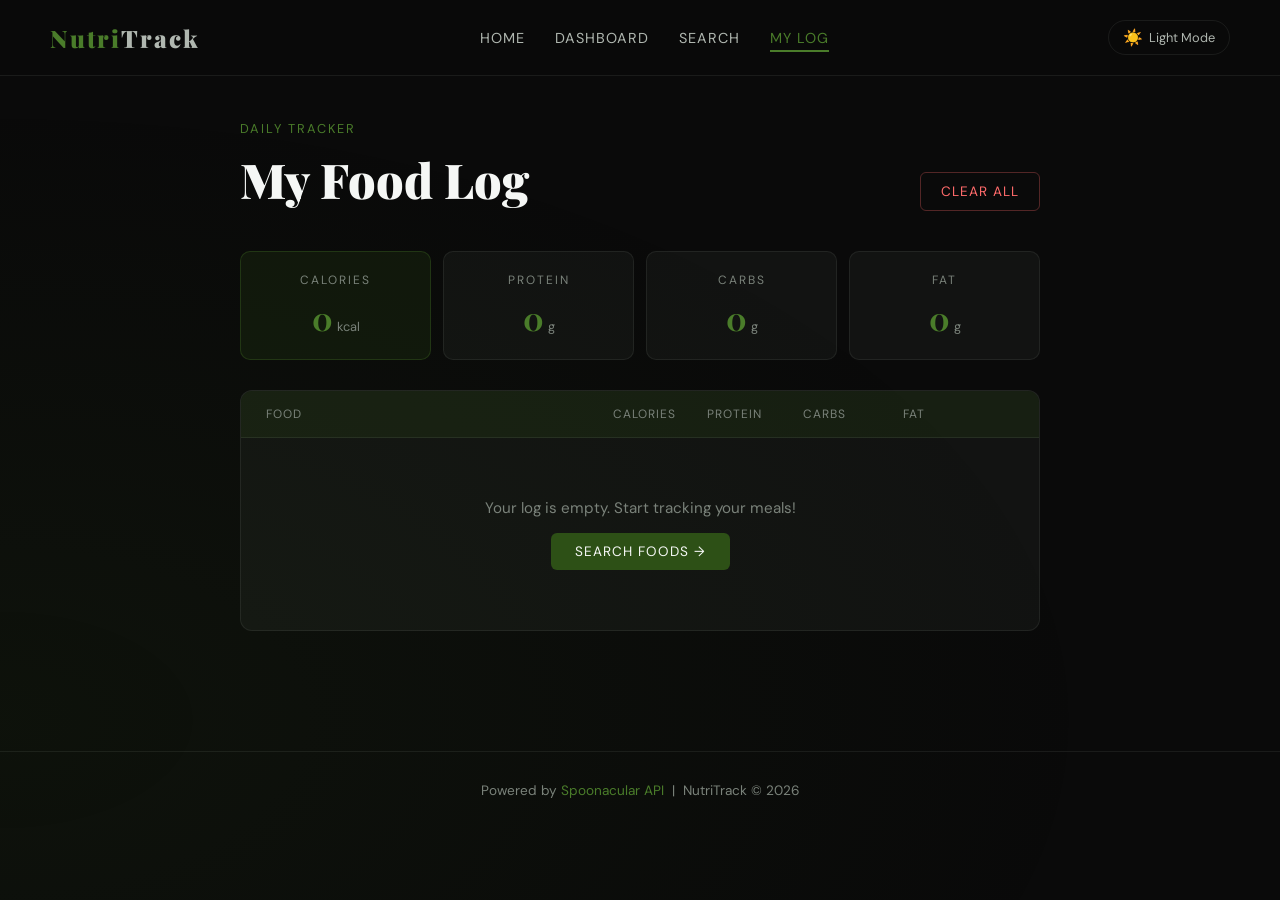
<file: log.html>
<!DOCTYPE html>
<html lang="en">
<head>
    <meta charset="UTF-8">
    <meta name="viewport" content="width=device-width, initial-scale=1.0">
    <title>My Log — NutriTrack</title>
    <link href="https://fonts.googleapis.com/css2?family=Playfair+Display:wght@700;900&family=DM+Sans:wght@300;400;500&display=swap" rel="stylesheet">
    <style>
        :root {
            --forest: #2d5016;
            --forest-mid: #3d6b1f;
            --forest-light: #4a7c2a;
            --black: #0a0a0a;
            --ash: #b0b7b0;
            --ash-light: #d4d9d4;
            --ash-dark: #7a827a;
            --white: #f5f7f5;
        }

        * { margin: 0; padding: 0; box-sizing: border-box; }

        body {
            font-family: 'DM Sans', sans-serif;
            background: var(--black);
            color: var(--white);
            min-height: 100vh;
        }

        body::before {
            content: '';
            position: fixed;
            inset: 0;
            background: radial-gradient(ellipse at 0% 80%, rgba(45,80,22,0.12) 0%, transparent 60%);
            pointer-events: none;
            z-index: 0;
        }

        nav {
            position: fixed;
            top: 0;
            width: 100%;
            padding: 20px 50px;
            display: flex;
            justify-content: space-between;
            align-items: center;
            z-index: 100;
            background: rgba(10,10,10,0.95);
            backdrop-filter: blur(10px);
            border-bottom: 1px solid rgba(176,183,176,0.1);
        }

        .nav-logo {
            font-family: 'Playfair Display', serif;
            font-size: 1.5rem;
            font-weight: 900;
            color: var(--forest-light);
            letter-spacing: 2px;
            text-decoration: none;
        }

        .nav-logo span { color: var(--ash); }

        .nav-links { display: flex; gap: 30px; list-style: none; }

        .nav-links a {
            color: var(--ash);
            text-decoration: none;
            font-size: 0.9rem;
            letter-spacing: 1px;
            text-transform: uppercase;
            transition: color 0.3s;
            padding-bottom: 3px;
        }

        .nav-links a:hover, .nav-links a.active {
            color: var(--forest-light);
            border-bottom: 2px solid var(--forest-light);
        }

        main {
            position: relative;
            z-index: 1;
            padding: 120px 50px 60px;
            max-width: 900px;
            margin: 0 auto;
        }

        .page-header {
            display: flex;
            justify-content: space-between;
            align-items: flex-end;
            margin-bottom: 40px;
        }

        .page-header-left .page-tag {
            font-size: 0.8rem;
            letter-spacing: 2px;
            text-transform: uppercase;
            color: var(--forest-light);
            margin-bottom: 10px;
        }

        .page-header h1 {
            font-family: 'Playfair Display', serif;
            font-size: clamp(2rem, 4vw, 3rem);
            font-weight: 900;
        }

        .clear-btn {
            background: transparent;
            color: #ff6b6b;
            border: 1px solid rgba(255,107,107,0.3);
            border-radius: 6px;
            padding: 10px 20px;
            font-family: 'DM Sans', sans-serif;
            font-size: 0.85rem;
            cursor: pointer;
            letter-spacing: 1px;
            text-transform: uppercase;
            transition: all 0.3s;
        }

        .clear-btn:hover {
            background: rgba(255,107,107,0.1);
            border-color: #ff6b6b;
        }

        /* Totals */
        .totals-row {
            display: grid;
            grid-template-columns: repeat(4, 1fr);
            gap: 12px;
            margin-bottom: 30px;
        }

        .total-card {
            background: rgba(176,183,176,0.05);
            border: 1px solid rgba(176,183,176,0.1);
            border-radius: 10px;
            padding: 20px;
            text-align: center;
            transition: all 0.3s;
        }

        .total-card:first-child {
            background: rgba(45,80,22,0.2);
            border-color: rgba(74,124,42,0.3);
        }

        .total-label {
            font-size: 0.75rem;
            letter-spacing: 2px;
            text-transform: uppercase;
            color: var(--ash-dark);
            margin-bottom: 8px;
        }

        .total-value {
            font-family: 'Playfair Display', serif;
            font-size: 2rem;
            font-weight: 700;
            color: var(--forest-light);
        }

        .total-unit {
            font-size: 0.8rem;
            color: var(--ash-dark);
        }

        /* Log table */
        .log-container {
            background: rgba(176,183,176,0.05);
            border: 1px solid rgba(176,183,176,0.1);
            border-radius: 12px;
            overflow: hidden;
        }

        .log-table-header {
            display: grid;
            grid-template-columns: 1fr 80px 80px 80px 80px 50px;
            gap: 10px;
            padding: 15px 25px;
            background: rgba(45,80,22,0.2);
            border-bottom: 1px solid rgba(176,183,176,0.1);
            font-size: 0.75rem;
            letter-spacing: 1px;
            text-transform: uppercase;
            color: var(--ash-dark);
        }

        .log-empty {
            text-align: center;
            padding: 60px 30px;
            color: var(--ash-dark);
        }

        .log-empty p { margin-bottom: 15px; font-size: 0.95rem; }

        .log-empty a {
            display: inline-block;
            background: var(--forest);
            color: var(--white);
            text-decoration: none;
            padding: 10px 24px;
            border-radius: 6px;
            font-size: 0.85rem;
            letter-spacing: 1px;
            text-transform: uppercase;
            transition: background 0.3s;
        }

        .log-empty a:hover { background: var(--forest-light); }

        .log-row {
            display: grid;
            grid-template-columns: 1fr 80px 80px 80px 80px 50px;
            gap: 10px;
            padding: 16px 25px;
            border-bottom: 1px solid rgba(176,183,176,0.06);
            align-items: center;
            transition: background 0.2s;
        }

        .log-row:hover { background: rgba(45,80,22,0.08); }
        .log-row:last-child { border-bottom: none; }

        .log-food-name {
            font-size: 0.95rem;
            color: var(--white);
            text-transform: capitalize;
            font-weight: 400;
        }

        .log-nutrient {
            font-size: 0.9rem;
            color: var(--ash);
            text-align: center;
        }

        .log-nutrient.calories { color: var(--forest-light); font-weight: 500; }

        .remove-btn {
            background: transparent;
            color: var(--ash-dark);
            border: none;
            cursor: pointer;
            font-size: 1.1rem;
            transition: color 0.2s;
            text-align: center;
            padding: 4px;
        }

        .remove-btn:hover { color: #ff6b6b; }

        footer {
            position: relative;
            z-index: 1;
            text-align: center;
            padding: 30px;
            border-top: 1px solid rgba(176,183,176,0.1);
            color: var(--ash-dark);
            font-size: 0.85rem;
            margin-top: 60px;
        }

        footer a { color: var(--forest-light); text-decoration: none; }

        .hamburger-menu {
            display: none;
            flex-direction: column;
            cursor: pointer;
            gap: 6px;
            z-index: 101;
        }

        .hamburger-menu span {
            width: 25px;
            height: 3px;
            background: var(--ash);
            border-radius: 2px;
            transition: all 0.3s ease;
        }

        .hamburger-menu.active span:nth-child(1) {
            transform: rotate(45deg) translate(10px, 10px);
        }

        .hamburger-menu.active span:nth-child(2) {
            opacity: 0;
        }

        .hamburger-menu.active span:nth-child(3) {
            transform: rotate(-45deg) translate(7px, -7px);
        }

        @media (max-width: 768px) {
            nav { padding: 15px 20px; }
            .hamburger-menu { display: flex; }
            .nav-links { display: none; position: fixed; top: 70px; left: 0; right: 0; flex-direction: column; background: rgba(10,10,10,0.95); backdrop-filter: blur(10px); border-bottom: 1px solid rgba(176,183,176,0.1); gap: 0; z-index: 99; }
            .nav-links.active { display: flex; }
            .nav-links li { border-bottom: 1px solid rgba(176,183,176,0.05); }
            .nav-links a { display: block; padding: 15px 20px; }
            main { padding: 100px 20px 40px; }
            .totals-row { grid-template-columns: repeat(2, 1fr); }
            .log-table-header { display: none; }
            .log-row {
                grid-template-columns: 1fr auto;
                grid-template-rows: auto auto;
            }
            .page-header { flex-direction: column; align-items: flex-start; gap: 15px; }
        }
    </style>
    <link rel="stylesheet" href="theme.css">
</head>
<body>
    <nav>
        <a href="index.html" class="nav-logo">Nutri<span>Track</span></a>
        <ul class="nav-links">
            <li><a href="index.html">Home</a></li>
            <li><a href="dashboard.html">Dashboard</a></li>
            <li><a href="search.html">Search</a></li>
            <li><a href="log.html" class="active">My Log</a></li>
        </ul>
        <div style="display: flex; align-items: center; gap: 15px;">
            <button class="theme-toggle" id="themeToggle" onclick="toggleTheme()"><span class="theme-icon"></span> Light</button>
            <div class="hamburger-menu" id="hamburger">
                <span></span>
                <span></span>
                <span></span>
            </div>
        </div>
    </nav>

    <main>
        <div class="page-header">
            <div class="page-header-left">
                <div class="page-tag"> Daily Tracker</div>
                <h1>My Food Log</h1>
            </div>
            <button class="clear-btn" onclick="clearLog()">Clear All</button>
        </div>

        <!-- Totals -->
        <div class="totals-row">
            <div class="total-card">
                <div class="total-label">Calories</div>
                <div><span class="total-value" id="totalCal">0</span> <span class="total-unit">kcal</span></div>
            </div>
            <div class="total-card">
                <div class="total-label">Protein</div>
                <div><span class="total-value" id="totalPro">0</span> <span class="total-unit">g</span></div>
            </div>
            <div class="total-card">
                <div class="total-label">Carbs</div>
                <div><span class="total-value" id="totalCarb">0</span> <span class="total-unit">g</span></div>
            </div>
            <div class="total-card">
                <div class="total-label">Fat</div>
                <div><span class="total-value" id="totalFat">0</span> <span class="total-unit">g</span></div>
            </div>
        </div>

        <!-- Log Table -->
        <div class="log-container">
            <div class="log-table-header">
                <span>Food</span>
                <span style="text-align:center">Calories</span>
                <span style="text-align:center">Protein</span>
                <span style="text-align:center">Carbs</span>
                <span style="text-align:center">Fat</span>
                <span></span>
            </div>
            <div id="logBody"></div>
        </div>
    </main>

    <footer>
        <p>Powered by <a href="https://spoonacular.com/food-api" target="_blank">Spoonacular API</a> &nbsp;|&nbsp; NutriTrack &copy; 2026</p>
    </footer>

    <script>
        let foodLog = JSON.parse(localStorage.getItem('foodLog')) || [];

        function render() {
            const totals = foodLog.reduce((acc, f) => {
                acc.cal += f.calories || 0;
                acc.pro += f.protein || 0;
                acc.carb += f.carbs || 0;
                acc.fat += f.fat || 0;
                return acc;
            }, { cal: 0, pro: 0, carb: 0, fat: 0 });

            document.getElementById('totalCal').textContent = Math.round(totals.cal);
            document.getElementById('totalPro').textContent = Math.round(totals.pro);
            document.getElementById('totalCarb').textContent = Math.round(totals.carb);
            document.getElementById('totalFat').textContent = Math.round(totals.fat);

            const body = document.getElementById('logBody');

            if (foodLog.length === 0) {
                body.innerHTML = `
                    <div class="log-empty">
                        <p>Your log is empty. Start tracking your meals!</p>
                        <a href="search.html">Search Foods →</a>
                    </div>
                `;
                return;
            }

            body.innerHTML = foodLog.map(f => `
                <div class="log-row">
                    <span class="log-food-name">${f.name}</span>
                    <span class="log-nutrient calories">${Math.round(f.calories)}</span>
                    <span class="log-nutrient">${Math.round(f.protein)}g</span>
                    <span class="log-nutrient">${Math.round(f.carbs)}g</span>
                    <span class="log-nutrient">${Math.round(f.fat)}g</span>
                    <button class="remove-btn" onclick="remove(${f.logId})" title="Remove">✕</button>
                </div>
            `).join('');
        }

        function remove(logId) {
            foodLog = foodLog.filter(f => f.logId !== logId);
            localStorage.setItem('foodLog', JSON.stringify(foodLog));
            render();
        }

        function clearLog() {
            if (foodLog.length === 0) return;
            if (confirm('Clear your entire food log?')) {
                foodLog = [];
                localStorage.setItem('foodLog', JSON.stringify(foodLog));
                render();
            }
        }

        render();
    </script>
    <script>
        const hamburger = document.getElementById('hamburger');
        const navLinks = document.querySelector('.nav-links');
        
        if (hamburger) {
            hamburger.addEventListener('click', () => {
                hamburger.classList.toggle('active');
                navLinks.classList.toggle('active');
            });
            
            navLinks.addEventListener('click', (e) => {
                if (e.target.tagName === 'A') {
                    hamburger.classList.remove('active');
                    navLinks.classList.remove('active');
                }
            });
        }
    </script>
    <script src="theme.js"></script>
</body>
</html>
</file>
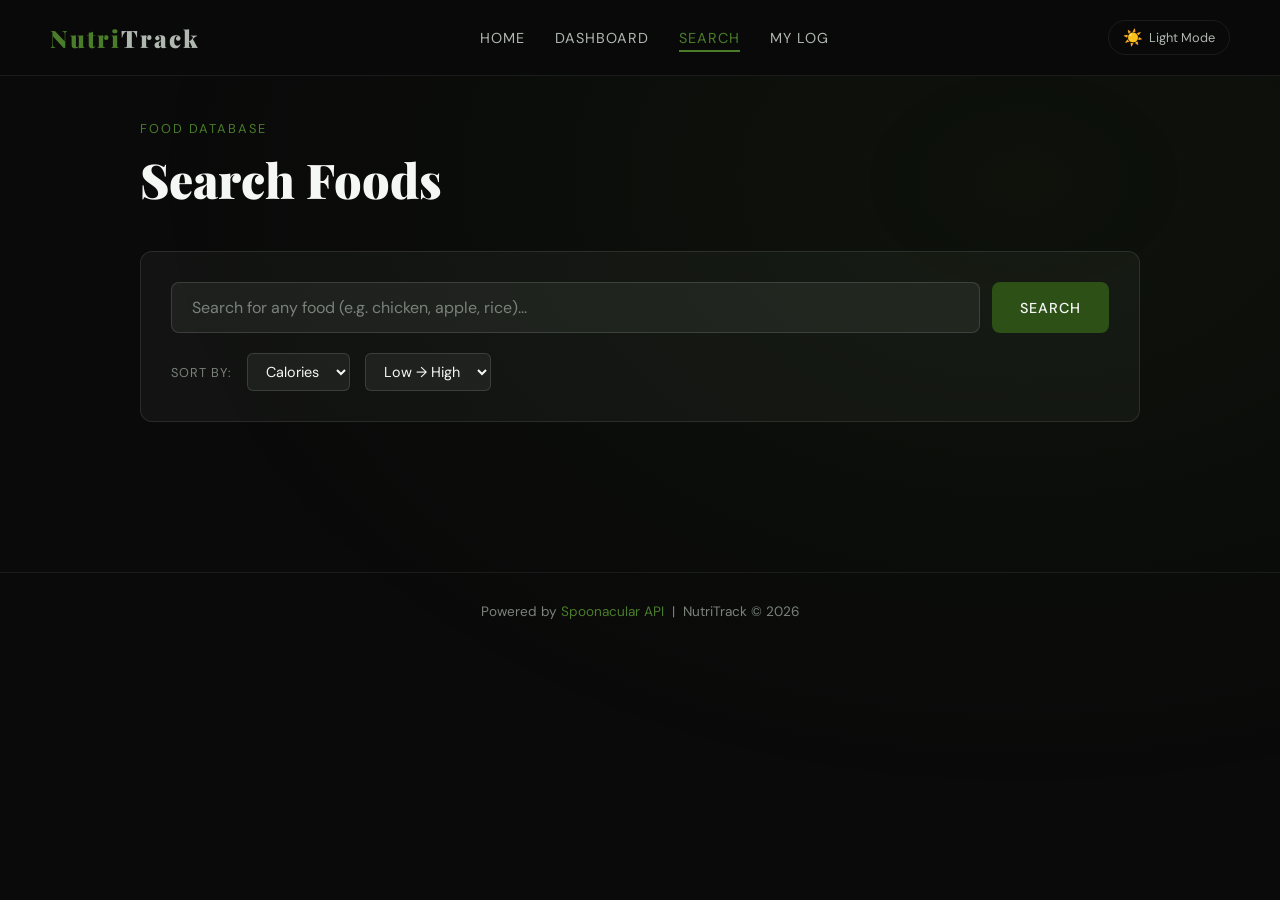
<file: search.html>
<!DOCTYPE html>
<html lang="en">
<head>
    <meta charset="UTF-8">
    <meta name="viewport" content="width=device-width, initial-scale=1.0">
    <title>Search Foods — NutriTrack</title>
    <link href="https://fonts.googleapis.com/css2?family=Playfair+Display:wght@700;900&family=DM+Sans:wght@300;400;500&display=swap" rel="stylesheet">
    <style>
        :root {
            --forest: #2d5016;
            --forest-mid: #3d6b1f;
            --forest-light: #4a7c2a;
            --black: #0a0a0a;
            --ash: #b0b7b0;
            --ash-light: #d4d9d4;
            --ash-dark: #7a827a;
            --white: #f5f7f5;
        }

        * { margin: 0; padding: 0; box-sizing: border-box; }

        body {
            font-family: 'DM Sans', sans-serif;
            background: var(--black);
            color: var(--white);
            min-height: 100vh;
        }

        body::before {
            content: '';
            position: fixed;
            inset: 0;
            background: radial-gradient(ellipse at 80% 20%, rgba(45,80,22,0.12) 0%, transparent 60%);
            pointer-events: none;
            z-index: 0;
        }

        nav {
            position: fixed;
            top: 0;
            width: 100%;
            padding: 20px 50px;
            display: flex;
            justify-content: space-between;
            align-items: center;
            z-index: 100;
            background: rgba(10,10,10,0.95);
            backdrop-filter: blur(10px);
            border-bottom: 1px solid rgba(176,183,176,0.1);
        }

        .nav-logo {
            font-family: 'Playfair Display', serif;
            font-size: 1.5rem;
            font-weight: 900;
            color: var(--forest-light);
            letter-spacing: 2px;
            text-decoration: none;
        }

        .nav-logo span { color: var(--ash); }

        .nav-links { display: flex; gap: 30px; list-style: none; }

        .nav-links a {
            color: var(--ash);
            text-decoration: none;
            font-size: 0.9rem;
            letter-spacing: 1px;
            text-transform: uppercase;
            transition: color 0.3s;
            padding-bottom: 3px;
        }

        .nav-links a:hover, .nav-links a.active {
            color: var(--forest-light);
            border-bottom: 2px solid var(--forest-light);
        }

        main {
            position: relative;
            z-index: 1;
            padding: 120px 50px 60px;
            max-width: 1100px;
            margin: 0 auto;
        }

        .page-header {
            margin-bottom: 40px;
        }

        .page-tag {
            font-size: 0.8rem;
            letter-spacing: 2px;
            text-transform: uppercase;
            color: var(--forest-light);
            margin-bottom: 10px;
        }

        .page-header h1 {
            font-family: 'Playfair Display', serif;
            font-size: clamp(2rem, 4vw, 3rem);
            font-weight: 900;
        }

        /* Search Box */
        .search-box {
            background: rgba(176,183,176,0.05);
            border: 1px solid rgba(176,183,176,0.15);
            border-radius: 12px;
            padding: 30px;
            margin-bottom: 30px;
        }

        .search-input-row {
            display: flex;
            gap: 12px;
            margin-bottom: 20px;
        }

        .search-input-row input {
            flex: 1;
            background: rgba(176,183,176,0.08);
            border: 1px solid rgba(176,183,176,0.2);
            border-radius: 8px;
            padding: 14px 20px;
            color: var(--white);
            font-size: 1rem;
            font-family: 'DM Sans', sans-serif;
            outline: none;
            transition: border-color 0.3s;
        }

        .search-input-row input::placeholder { color: var(--ash-dark); }
        .search-input-row input:focus { border-color: var(--forest-light); }

        .search-btn {
            background: var(--forest);
            color: var(--white);
            border: none;
            border-radius: 8px;
            padding: 14px 28px;
            font-size: 0.9rem;
            font-family: 'DM Sans', sans-serif;
            font-weight: 500;
            letter-spacing: 1px;
            text-transform: uppercase;
            cursor: pointer;
            transition: background 0.3s;
        }

        .search-btn:hover { background: var(--forest-light); }

        .filter-row {
            display: flex;
            align-items: center;
            gap: 15px;
            flex-wrap: wrap;
        }

        .filter-label {
            font-size: 0.8rem;
            letter-spacing: 1px;
            text-transform: uppercase;
            color: var(--ash-dark);
        }

        .filter-row select {
            background: rgba(176,183,176,0.08);
            border: 1px solid rgba(176,183,176,0.2);
            border-radius: 6px;
            padding: 8px 14px;
            color: var(--white);
            font-family: 'DM Sans', sans-serif;
            font-size: 0.9rem;
            cursor: pointer;
            outline: none;
        }

        .filter-row select option { background: #1a1a1a; }

        /* Error */
        .error-msg {
            background: rgba(200,50,50,0.1);
            border: 1px solid rgba(200,50,50,0.3);
            color: #ff6b6b;
            padding: 15px 20px;
            border-radius: 8px;
            margin-bottom: 20px;
            display: none;
        }

        /* Loading */
        .loading {
            text-align: center;
            padding: 60px;
            display: none;
        }

        .spinner {
            width: 50px;
            height: 50px;
            border: 3px solid rgba(176,183,176,0.1);
            border-top-color: var(--forest-light);
            border-radius: 50%;
            animation: spin 0.8s linear infinite;
            margin: 0 auto 15px;
        }

        @keyframes spin { to { transform: rotate(360deg); } }

        .loading p { color: var(--ash-dark); font-size: 0.9rem; }

        /* Results */
        #resultsSection { display: none; }

        .results-header {
            display: flex;
            justify-content: space-between;
            align-items: center;
            margin-bottom: 20px;
        }

        .results-header h2 {
            font-size: 1rem;
            font-weight: 500;
            letter-spacing: 1px;
            text-transform: uppercase;
            color: var(--ash);
        }

        .results-count {
            font-size: 0.8rem;
            color: var(--ash-dark);
        }

        .results-grid {
            display: grid;
            grid-template-columns: repeat(auto-fill, minmax(240px, 1fr));
            gap: 15px;
        }

        .food-card {
            background: rgba(176,183,176,0.05);
            border: 1px solid rgba(176,183,176,0.1);
            border-radius: 10px;
            padding: 20px;
            transition: all 0.3s;
            cursor: pointer;
        }

        .food-card:hover {
            border-color: var(--forest-light);
            background: rgba(45,80,22,0.1);
            transform: translateY(-3px);
        }

        .food-card img {
            width: 100%;
            height: 110px;
            object-fit: cover;
            border-radius: 6px;
            margin-bottom: 12px;
            background: rgba(176,183,176,0.1);
        }

        .food-card h3 {
            font-size: 0.95rem;
            font-weight: 500;
            color: var(--white);
            margin-bottom: 5px;
            text-transform: capitalize;
        }

        .food-per { font-size: 0.75rem; color: var(--ash-dark); margin-bottom: 12px; }

        .nutrients {
            display: grid;
            grid-template-columns: 1fr 1fr;
            gap: 6px;
            margin-bottom: 14px;
        }

        .nutrient {
            background: rgba(45,80,22,0.2);
            border: 1px solid rgba(74,124,42,0.2);
            padding: 5px 8px;
            border-radius: 5px;
            font-size: 0.75rem;
            text-align: center;
            color: var(--ash);
        }

        .nutrient span {
            display: block;
            font-weight: 500;
            color: var(--forest-light);
            font-size: 0.85rem;
        }

        .card-btns { display: flex; gap: 8px; }

        .add-btn {
            flex: 1;
            padding: 9px;
            background: var(--forest);
            color: var(--white);
            border: none;
            border-radius: 6px;
            cursor: pointer;
            font-size: 0.8rem;
            font-family: 'DM Sans', sans-serif;
            font-weight: 500;
            letter-spacing: 0.5px;
            transition: background 0.3s;
        }

        .add-btn:hover { background: var(--forest-light); }

        .detail-btn {
            padding: 9px 14px;
            background: transparent;
            color: var(--ash);
            border: 1px solid rgba(176,183,176,0.2);
            border-radius: 6px;
            cursor: pointer;
            font-size: 0.8rem;
            font-family: 'DM Sans', sans-serif;
            transition: all 0.3s;
            text-decoration: none;
            display: flex;
            align-items: center;
        }

        .detail-btn:hover {
            border-color: var(--ash);
            color: var(--white);
        }

        footer {
            position: relative;
            z-index: 1;
            text-align: center;
            padding: 30px;
            border-top: 1px solid rgba(176,183,176,0.1);
            color: var(--ash-dark);
            font-size: 0.85rem;
            margin-top: 60px;
        }

        footer a { color: var(--forest-light); text-decoration: none; }

        .hamburger-menu {
            display: none;
            flex-direction: column;
            cursor: pointer;
            gap: 6px;
            z-index: 101;
        }

        .hamburger-menu span {
            width: 25px;
            height: 3px;
            background: var(--ash);
            border-radius: 2px;
            transition: all 0.3s ease;
        }

        .hamburger-menu.active span:nth-child(1) {
            transform: rotate(45deg) translate(10px, 10px);
        }

        .hamburger-menu.active span:nth-child(2) {
            opacity: 0;
        }

        .hamburger-menu.active span:nth-child(3) {
            transform: rotate(-45deg) translate(7px, -7px);
        }

        @media (max-width: 768px) {
            nav { padding: 15px 20px; }
            .hamburger-menu { display: flex; }
            .nav-links { display: none; position: fixed; top: 70px; left: 0; right: 0; flex-direction: column; background: rgba(10,10,10,0.95); backdrop-filter: blur(10px); border-bottom: 1px solid rgba(176,183,176,0.1); gap: 0; z-index: 99; }
            .nav-links.active { display: flex; }
            .nav-links li { border-bottom: 1px solid rgba(176,183,176,0.05); }
            .nav-links a { display: block; padding: 15px 20px; }
            main { padding: 100px 20px 40px; }
            .search-input-row { flex-direction: column; }
        }
    </style>
    <link rel="stylesheet" href="theme.css">
</head>
<body>
    <nav>
        <a href="index.html" class="nav-logo">Nutri<span>Track</span></a>
        <ul class="nav-links">
            <li><a href="index.html">Home</a></li>
            <li><a href="dashboard.html">Dashboard</a></li>
            <li><a href="search.html" class="active">Search</a></li>
            <li><a href="log.html">My Log</a></li>
        </ul>
        <div style="display: flex; align-items: center; gap: 15px;">
            <button class="theme-toggle" id="themeToggle" onclick="toggleTheme()"><span class="theme-icon"></span> Light</button>
            <div class="hamburger-menu" id="hamburger">
                <span></span>
                <span></span>
                <span></span>
            </div>
        </div>
    </nav>

    <main>
        <div class="page-header">
            <div class="page-tag"> Food Database</div>
            <h1>Search Foods</h1>
        </div>

        <div class="search-box">
            <div class="search-input-row">
                <input type="text" id="foodSearch" placeholder="Search for any food (e.g. chicken, apple, rice)..." />
                <button class="search-btn" onclick="searchFood()">Search</button>
            </div>
            <div class="filter-row">
                <span class="filter-label">Sort by:</span>
                <select id="sortBy" onchange="sortResults()">
                    <option value="calories">Calories</option>
                    <option value="protein">Protein</option>
                    <option value="carbs">Carbs</option>
                    <option value="fat">Fat</option>
                </select>
                <select id="sortOrder" onchange="sortResults()">
                    <option value="asc">Low → High</option>
                    <option value="desc">High → Low</option>
                </select>
            </div>
        </div>

        <div id="errorMsg" class="error-msg"></div>

        <div id="loading" class="loading">
            <div class="spinner"></div>
            <p>Searching the database...</p>
        </div>

        <div id="resultsSection">
            <div class="results-header">
                <h2>Results</h2>
                <span class="results-count" id="resultsCount"></span>
            </div>
            <div class="results-grid" id="resultsGrid"></div>
        </div>
    </main>

    <footer>
        <p>Powered by <a href="https://spoonacular.com/food-api" target="_blank">Spoonacular API</a> &nbsp;|&nbsp; NutriTrack &copy; 2026</p>
    </footer>

    <script src="config.js"></script>
    <script>
        let searchResults = [];

        document.getElementById('foodSearch').addEventListener('keypress', e => {
            if (e.key === 'Enter') searchFood();
        });

        async function searchFood() {
            const query = document.getElementById('foodSearch').value.trim();
            if (!query) { showError('Please enter a food to search for.'); return; }

            hideError();
            showLoading(true);
            document.getElementById('resultsSection').style.display = 'none';

            try {
                const res = await fetch(
                    `https://api.spoonacular.com/food/ingredients/search?query=${encodeURIComponent(query)}&number=12&apiKey=${API_KEY}`
                );
                if (!res.ok) throw new Error(`${res.status}`);
                const data = await res.json();

                if (!data.results || data.results.length === 0) {
                    showError('No results found. Try a different search term.');
                    showLoading(false);
                    return;
                }

                const promises = data.results.map(item => fetchNutrition(item.id, item.name, item.image));
                searchResults = (await Promise.all(promises)).filter(Boolean);

                showLoading(false);
                renderResults();
            } catch (err) {
                showLoading(false);
                if (err.message.includes('401') || err.message.includes('403')) {
                    showError('Invalid API key. Please check config.js.');
                } else if (err.message.includes('402')) {
                    showError('API quota reached. Try again later.');
                } else {
                    showError('Connection error. Please check your internet and try again.');
                }
            }
        }

        async function fetchNutrition(id, name, image) {
            try {
                const res = await fetch(
                    `https://api.spoonacular.com/food/ingredients/${id}/information?amount=100&unit=grams&apiKey=${API_KEY}`
                );
                if (!res.ok) return null;
                const data = await res.json();
                const n = data.nutrition?.nutrients || [];
                const get = name => Math.round((n.find(x => x.name === name)?.amount || 0) * 10) / 10;
                return {
                    id: data.id,
                    name: data.name,
                    image: image ? `https://spoonacular.com/cdn/ingredients_100x100/${image}` : null,
                    calories: get('Calories'),
                    protein: get('Protein'),
                    carbs: get('Carbohydrates'),
                    fat: get('Fat')
                };
            } catch { return null; }
        }

        function renderResults() {
            const grid = document.getElementById('resultsGrid');
            document.getElementById('resultsCount').textContent = `${searchResults.length} items found`;
            grid.innerHTML = searchResults.map(food => `
                <div class="food-card">
                    ${food.image ? `<img src="${food.image}" alt="${food.name}" onerror="this.style.display='none'">` : ''}
                    <h3>${food.name}</h3>
                    <div class="food-per">per 100g</div>
                    <div class="nutrients">
                        <div class="nutrient">Calories<span>${food.calories} kcal</span></div>
                        <div class="nutrient">Protein<span>${food.protein}g</span></div>
                        <div class="nutrient">Carbs<span>${food.carbs}g</span></div>
                        <div class="nutrient">Fat<span>${food.fat}g</span></div>
                    </div>
                    <div class="card-btns">
                        <button class="add-btn" onclick="addToLog(${food.id})">+ Add to Log</button>
                        <a href="details.html?id=${food.id}&name=${encodeURIComponent(food.name)}" class="detail-btn">→</a>
                    </div>
                </div>
            `).join('');
            document.getElementById('resultsSection').style.display = 'block';
        }

        function sortResults() {
            const by = document.getElementById('sortBy').value;
            const order = document.getElementById('sortOrder').value;
            searchResults.sort((a, b) => order === 'asc' ? a[by] - b[by] : b[by] - a[by]);
            renderResults();
        }

        function addToLog(id) {
            const food = searchResults.find(f => f.id === id);
            if (!food) return;
            const log = JSON.parse(localStorage.getItem('foodLog')) || [];
            log.push({ ...food, logId: Date.now() });
            localStorage.setItem('foodLog', JSON.stringify(log));
            const btn = event.target;
            btn.textContent = '✓ Added!';
            btn.style.background = 'var(--forest-light)';
            setTimeout(() => { btn.textContent = '+ Add to Log'; btn.style.background = ''; }, 1500);
        }

        function showError(msg) {
            const el = document.getElementById('errorMsg');
            el.textContent = msg;
            el.style.display = 'block';
        }

        function hideError() { document.getElementById('errorMsg').style.display = 'none'; }
        function showLoading(show) { document.getElementById('loading').style.display = show ? 'block' : 'none'; }
    </script>
    <script>
        const hamburger = document.getElementById('hamburger');
        const navLinks = document.querySelector('.nav-links');
        
        if (hamburger) {
            hamburger.addEventListener('click', () => {
                hamburger.classList.toggle('active');
                navLinks.classList.toggle('active');
            });
            
            navLinks.addEventListener('click', (e) => {
                if (e.target.tagName === 'A') {
                    hamburger.classList.remove('active');
                    navLinks.classList.remove('active');
                }
            });
        }
    </script>
    <script src="theme.js"></script>
</body>
</html>
</file>
<file: theme.css>
/* theme.css - Shared theme variables for NutriTrack */

/* Dark Mode (default) */
:root {
    --forest: #2d5016;
    --forest-mid: #3d6b1f;
    --forest-light: #4a7c2a;
    --black: #0a0a0a;
    --ash: #b0b7b0;
    --ash-light: #d4d9d4;
    --ash-dark: #7a827a;
    --white: #f5f7f5;
    --bg: #0a0a0a;
    --card-bg: rgba(176,183,176,0.05);
    --card-border: rgba(176,183,176,0.1);
    --nav-bg: rgba(10,10,10,0.95);
    --text-main: #f5f7f5;
    --text-muted: #7a827a;
    --input-bg: rgba(176,183,176,0.08);
    --input-border: rgba(176,183,176,0.2);
}

/* Light Mode */
[data-theme="light"] {
    --black: #f0f4f0;
    --bg: #f0f4f0;
    --white: #1a1a1a;
    --ash: #4a5a4a;
    --ash-dark: #6a7a6a;
    --ash-light: #3a4a3a;
    --card-bg: rgba(255,255,255,0.9);
    --card-border: rgba(45,80,22,0.15);
    --nav-bg: rgba(240,244,240,0.97);
    --text-main: #1a1a1a;
    --text-muted: #5a6a5a;
    --input-bg: rgba(255,255,255,0.8);
    --input-border: rgba(45,80,22,0.2);
}

/* Theme Toggle Button */
.theme-toggle {
    background: transparent;
    border: 1px solid var(--card-border);
    border-radius: 20px;
    padding: 6px 14px;
    cursor: pointer;
    font-family: 'DM Sans', sans-serif;
    font-size: 0.8rem;
    color: var(--ash);
    display: flex;
    align-items: center;
    gap: 6px;
    transition: all 0.3s;
}

.theme-toggle:hover {
    border-color: var(--forest-light);
    color: var(--forest-light);
}

.theme-icon { font-size: 1rem; }
</file>
